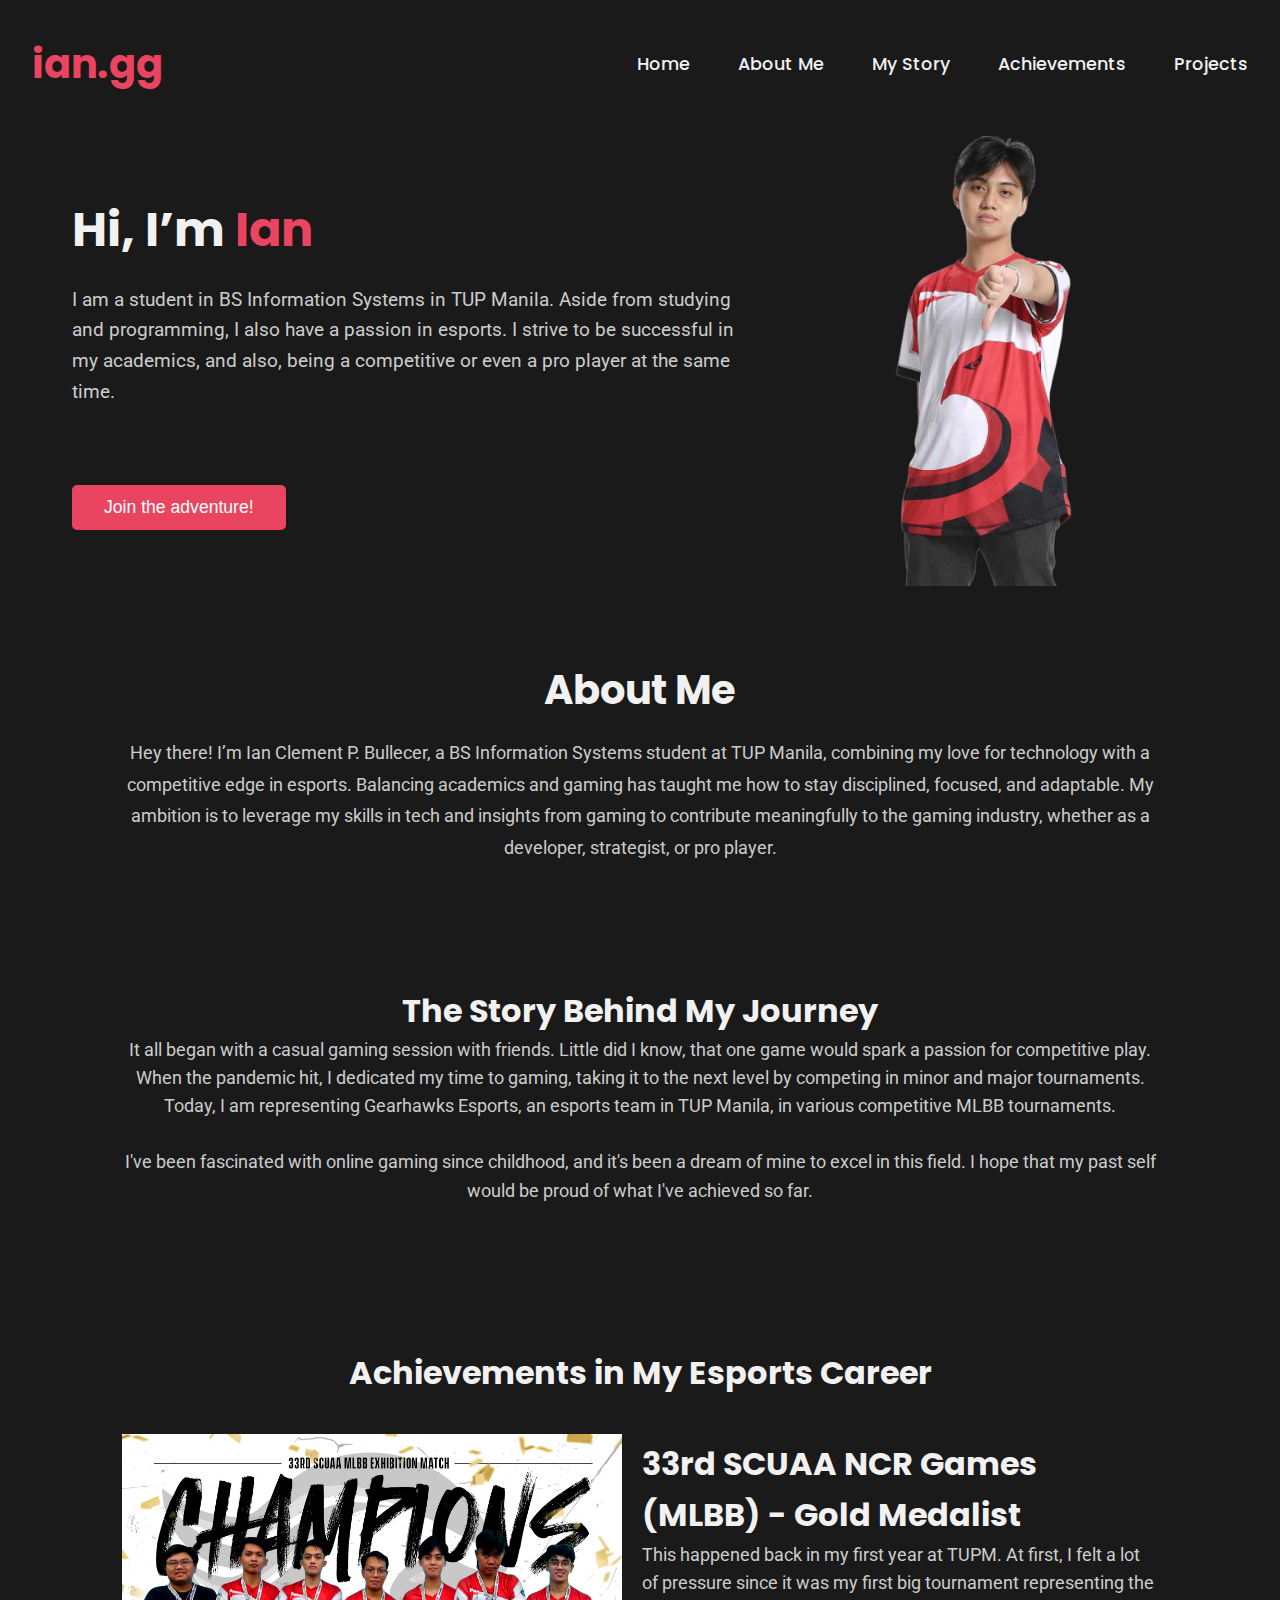
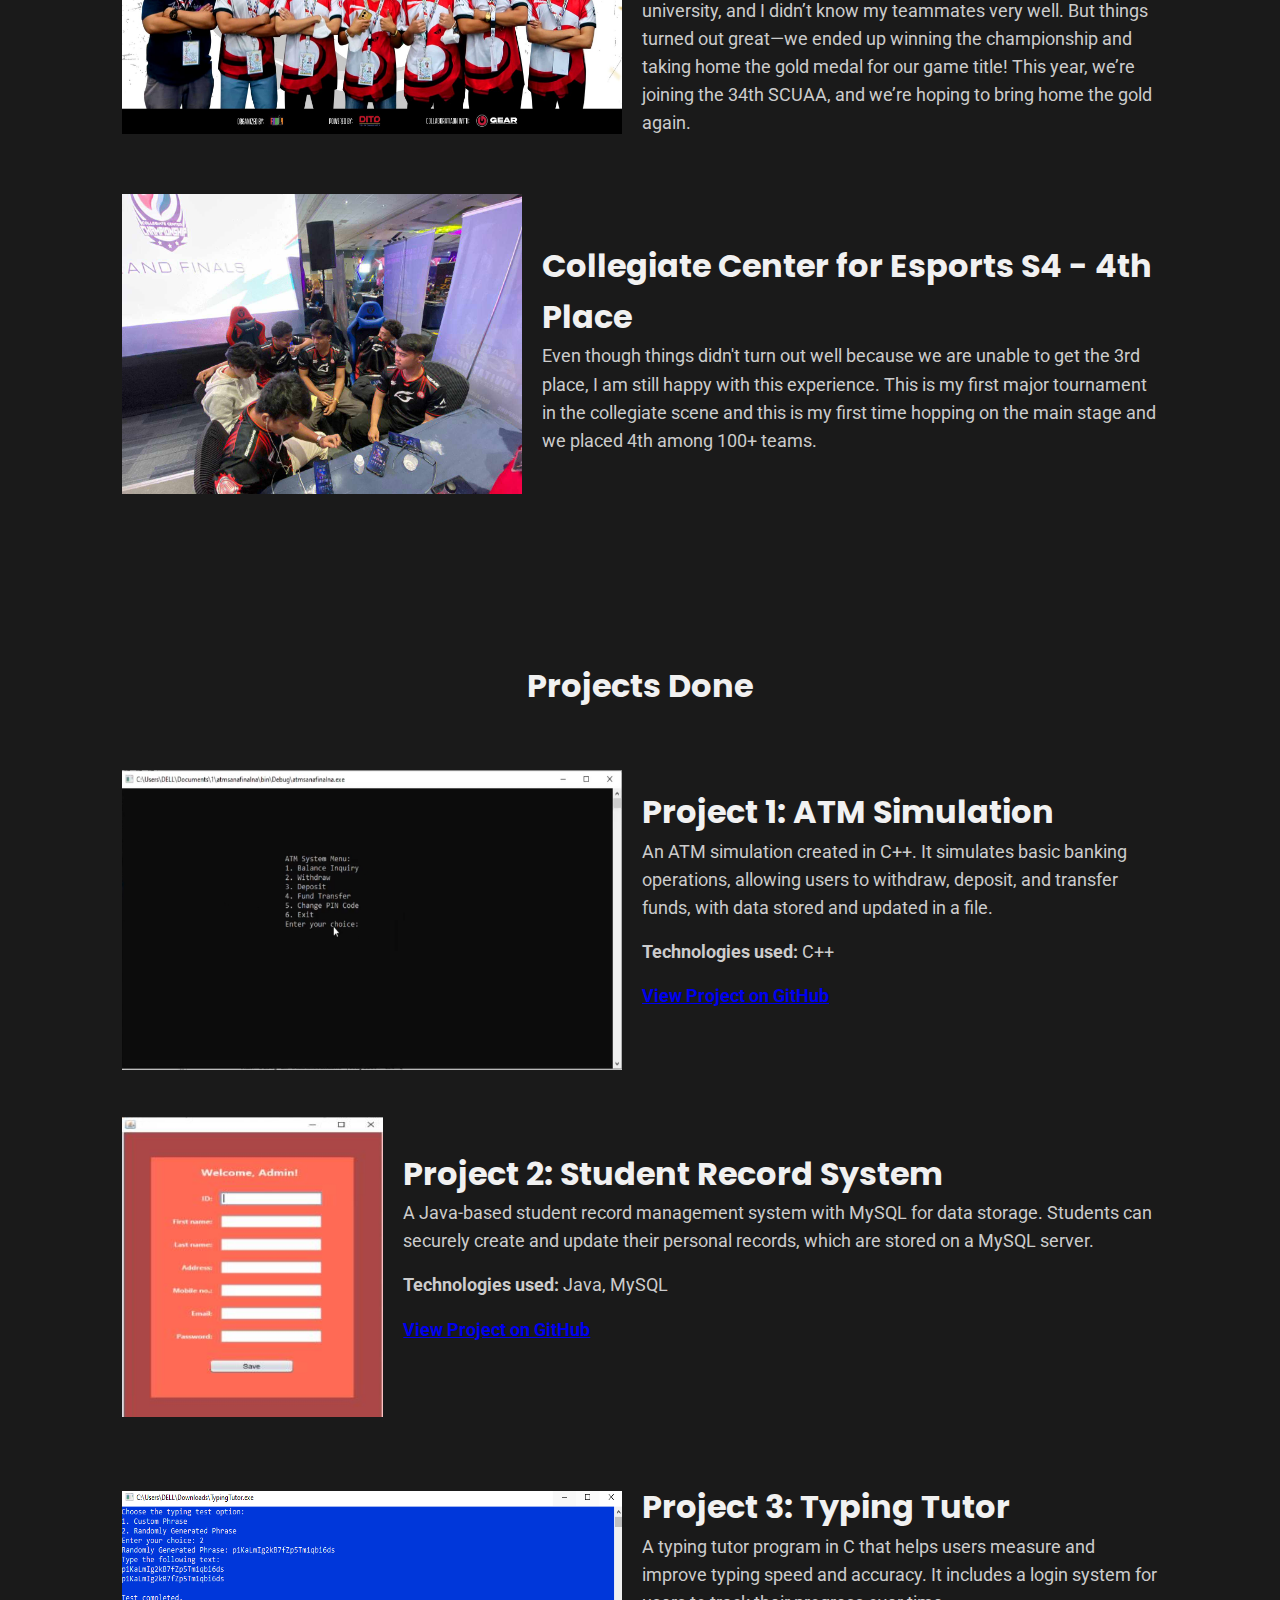
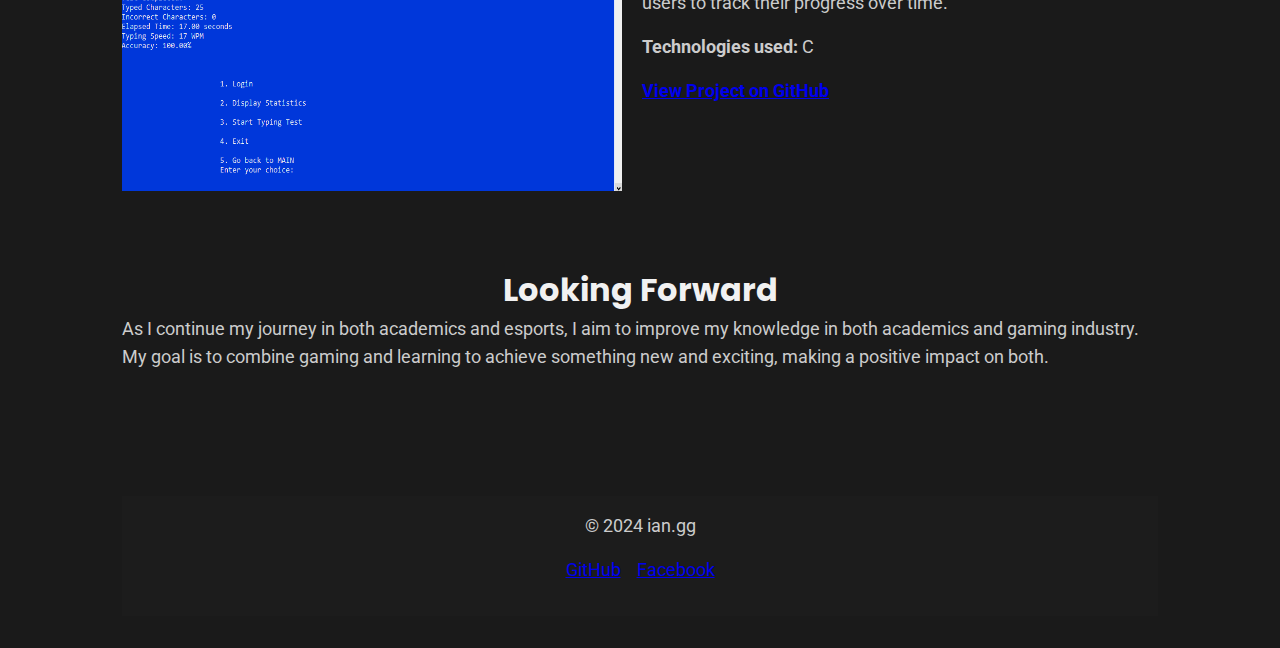
<file: index.html>
<!DOCTYPE html>
<html lang="en">
  <head>
    <meta charset="UTF-8" />
    <meta name="viewport" content="width=device-width, initial-scale=1.0" />
    <title>ian.gg - Ian's Personal Blog</title>
    <link
      href="https://fonts.googleapis.com/css2?family=Poppins:wght@500;700&family=Roboto:wght@400&display=swap"
      rel="stylesheet"
    />
    <link rel="stylesheet" href="style.css" />

  </head>
  <body>
    <header class="header">
      <h1>ian.gg</h1>
      <nav class="nav-links">
        <a href="#home">Home</a>
        <a href="#about-me">About Me</a>
        <a href="#blog-post">My Story</a>
        <a href="#achievements">Achievements</a>
        <a href="#projects">Projects</a>
      </nav>
    </header>

    <section id="home" class="home">
      <div class="home-content">
        <h2>Hi, I’m <span>Ian</span></h2>
        <p>
          I am a student in BS Information Systems in TUP Manila. Aside from
          studying and programming, I also have a passion in esports. I strive
          to be successful in my academics, and also, being a competitive or
          even a pro player at the same time.<br><br><br>
        </p>
        <button class="start-button" onclick="window.location.href='#about-me'">
          Join the adventure!
        </button>
      </div>
      <img src="ian1.png" alt="Ian Clement" />
    </section>

    <section id="about-me" class="about-me">
      <h2>About Me</h2>
      <p>
        Hey there! I’m Ian Clement P. Bullecer, a BS Information Systems student at 
        TUP Manila, combining my love for technology with a competitive edge in esports. 
        Balancing academics and gaming has taught me how to stay disciplined, focused, 
        and adaptable. My ambition is to leverage my skills in tech and insights from 
        gaming to contribute meaningfully to the gaming industry, whether as a developer, 
        strategist, or pro player.
      </p>
    </section>


    <section id="blog-post" class="blog-post">
      <h3 align="center">The Story Behind My Journey</h3>
      <p align="center">
        It all began with a casual gaming session with friends. Little did I
        know, that one game would spark a passion for competitive play. When the
        pandemic hit, I dedicated my time to gaming, taking it to the next level
        by competing in minor and major tournaments. Today, I am representing 
        Gearhawks Esports, an esports team in TUP Manila, in various competitive 
        MLBB tournaments.<br>
        
        <br>I've been fascinated with online gaming since
        childhood, and it's been a dream of mine to excel in this field. I hope
        that my past self would be proud of what I've achieved so far.
      </p><br><br><br><br>

      <section id="achievements" class="achievements"></section>
      <h3 align="center">Achievements in My Esports Career</h3>
      <p>
        <div style="display: flex; align-items: center; margin-bottom: 40px;">
          <img src="SCUAA.png" alt="SCUAA" width="500" height="300" style="margin-right: 20px;">
          <div>
            <h3>33rd SCUAA NCR Games (MLBB) - Gold Medalist</h3>
            <p>This happened back in my first year at TUPM. At first, I felt a lot of pressure 
              since it was my first big tournament representing the university, and I didn’t know 
              my teammates very well. But things turned out great—we ended up winning the championship 
              and taking home the gold medal for our game title! This year, we’re joining the 
              34th SCUAA, and we’re hoping to bring home the gold again.</p>
          </div>

        </div>
        <div style="display: flex; align-items: center; margin-bottom: 40px;">
          <img src="CCE.jpg" alt="CCE" width="500" height="300" style="margin-right: 20px;">
          <div>
            <h3>Collegiate Center for Esports S4 - 4th Place</h3>
            <p>Even though things didn't turn out well because we are unable to get the 3rd place,
            I am still happy with this experience. This is my first major tournament in the collegiate 
            scene and this is my first time hopping on the main stage and we placed 4th among 100+ teams. </p>
          </div>
        </div>
      </p><br><br><br><br>

      <section id="projects" class="projects"></section>
      <h3 align="center">Projects Done</h3><br><br>
      <div style="display: flex; align-items: center; margin-bottom: 40px;">
        <img src="ATMSimulation1.png" alt="ATM Simulation" width="500" height="300" style="margin-right: 20px;">
        <div>
          <h3>Project 1: ATM Simulation</h3>
          <p>An ATM simulation created in C++. It simulates basic banking operations, allowing users to withdraw, deposit, and transfer funds, with data stored and updated in a file.</p>
          <p><strong>Technologies used:</strong> C++</p>
          <p><a target="_blank" href="https://github.com/ia777n/Project1_ATMSimulation"><strong>View Project on GitHub</strong></a></p><br><br>
        </div>
      </div>
      
      <div style="display: flex; align-items: center; margin-bottom: 40px;">
        <img src="StudentRecordSystem.png" alt="Student Record System" width="500" height="300" style="margin-right: 20px;">
        <div>
          <h3>Project 2: Student Record System</h3>
          <p>A Java-based student record management system with MySQL for data storage. Students can securely create and update their personal records, which are stored on a MySQL server.</p>
          <p><strong>Technologies used:</strong> Java, MySQL</p>
          <p><a target="_blank" href="https://github.com/ia777n/Project2_StudentRecordSystem"><strong>View Project on GitHub</strong></a></p><br><br>
        </div>
      </div>
      
      <div style="display: flex; align-items: center; margin-bottom: 40px;">
        <img src="TypingTutor1.png" alt="Typing Tutor" width="500" height="300" style="margin-right: 20px;">
        <div>
          <h3>Project 3: Typing Tutor</h3>
          <p>A typing tutor program in C that helps users measure and improve typing speed and accuracy. It includes a login system for users to track their progress over time.</p>
          <p><strong>Technologies used:</strong> C</p>
          <p><a target="_blank" href="https://github.com/ia777n/Project3_TypingTutor"><strong>View Project on GitHub</strong></a></p><br><br><br><br>
        </div>
      </div>
      
      <h3 align="center">Looking Forward</h3>
      <p>
        As I continue my journey in both academics and esports, I aim to
        improve my knowledge in both academics and gaming industry. My goal 
        is to combine gaming and learning to achieve something new 
        and exciting, making a positive impact on both.
      </p><br><br><br>

      <footer>
        <p>&copy; 2024 ian.gg</p>
        <p>
          <a target="_blank" href="https://github.com/ia777n">GitHub</a>&nbsp;&nbsp;&nbsp;
          <a target="_blank" href="https://facebook.com/ia777n">Facebook</a>
      </p>
      </footer>
    </body>
</html>
</file>
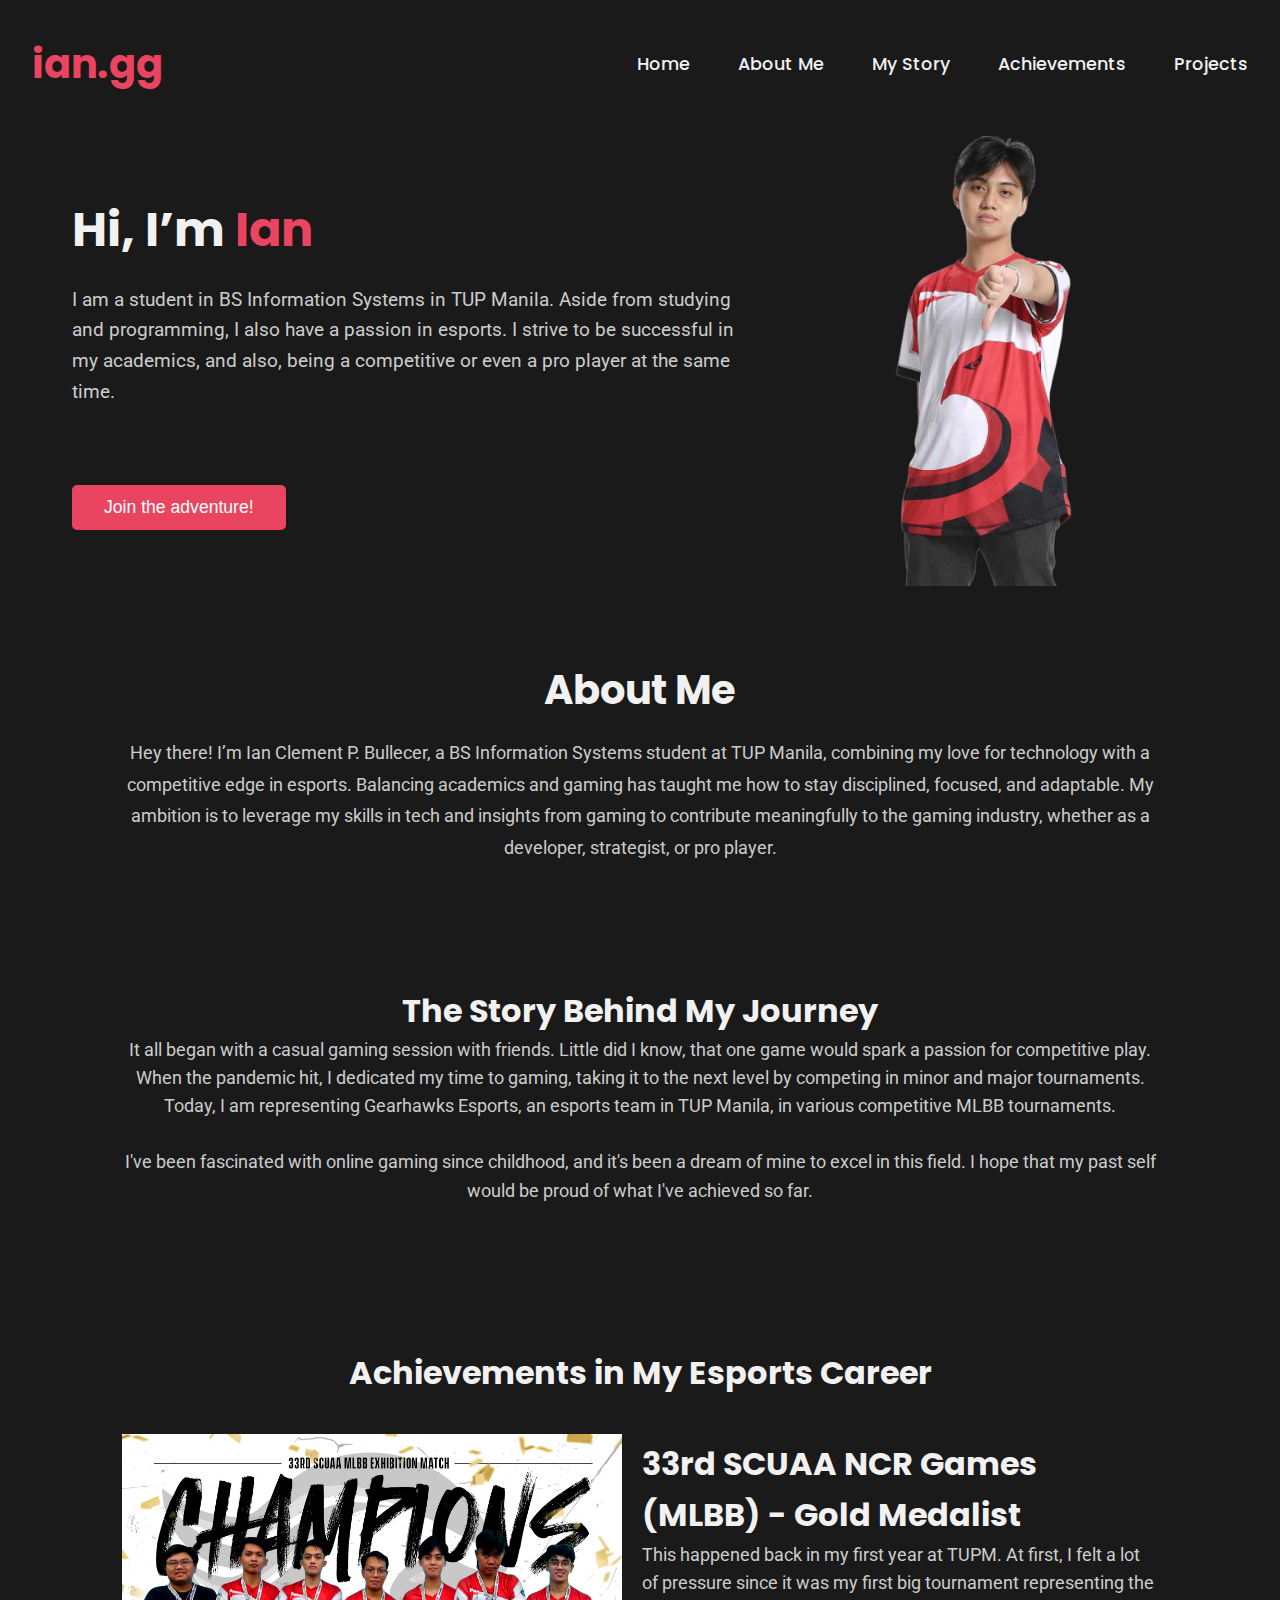
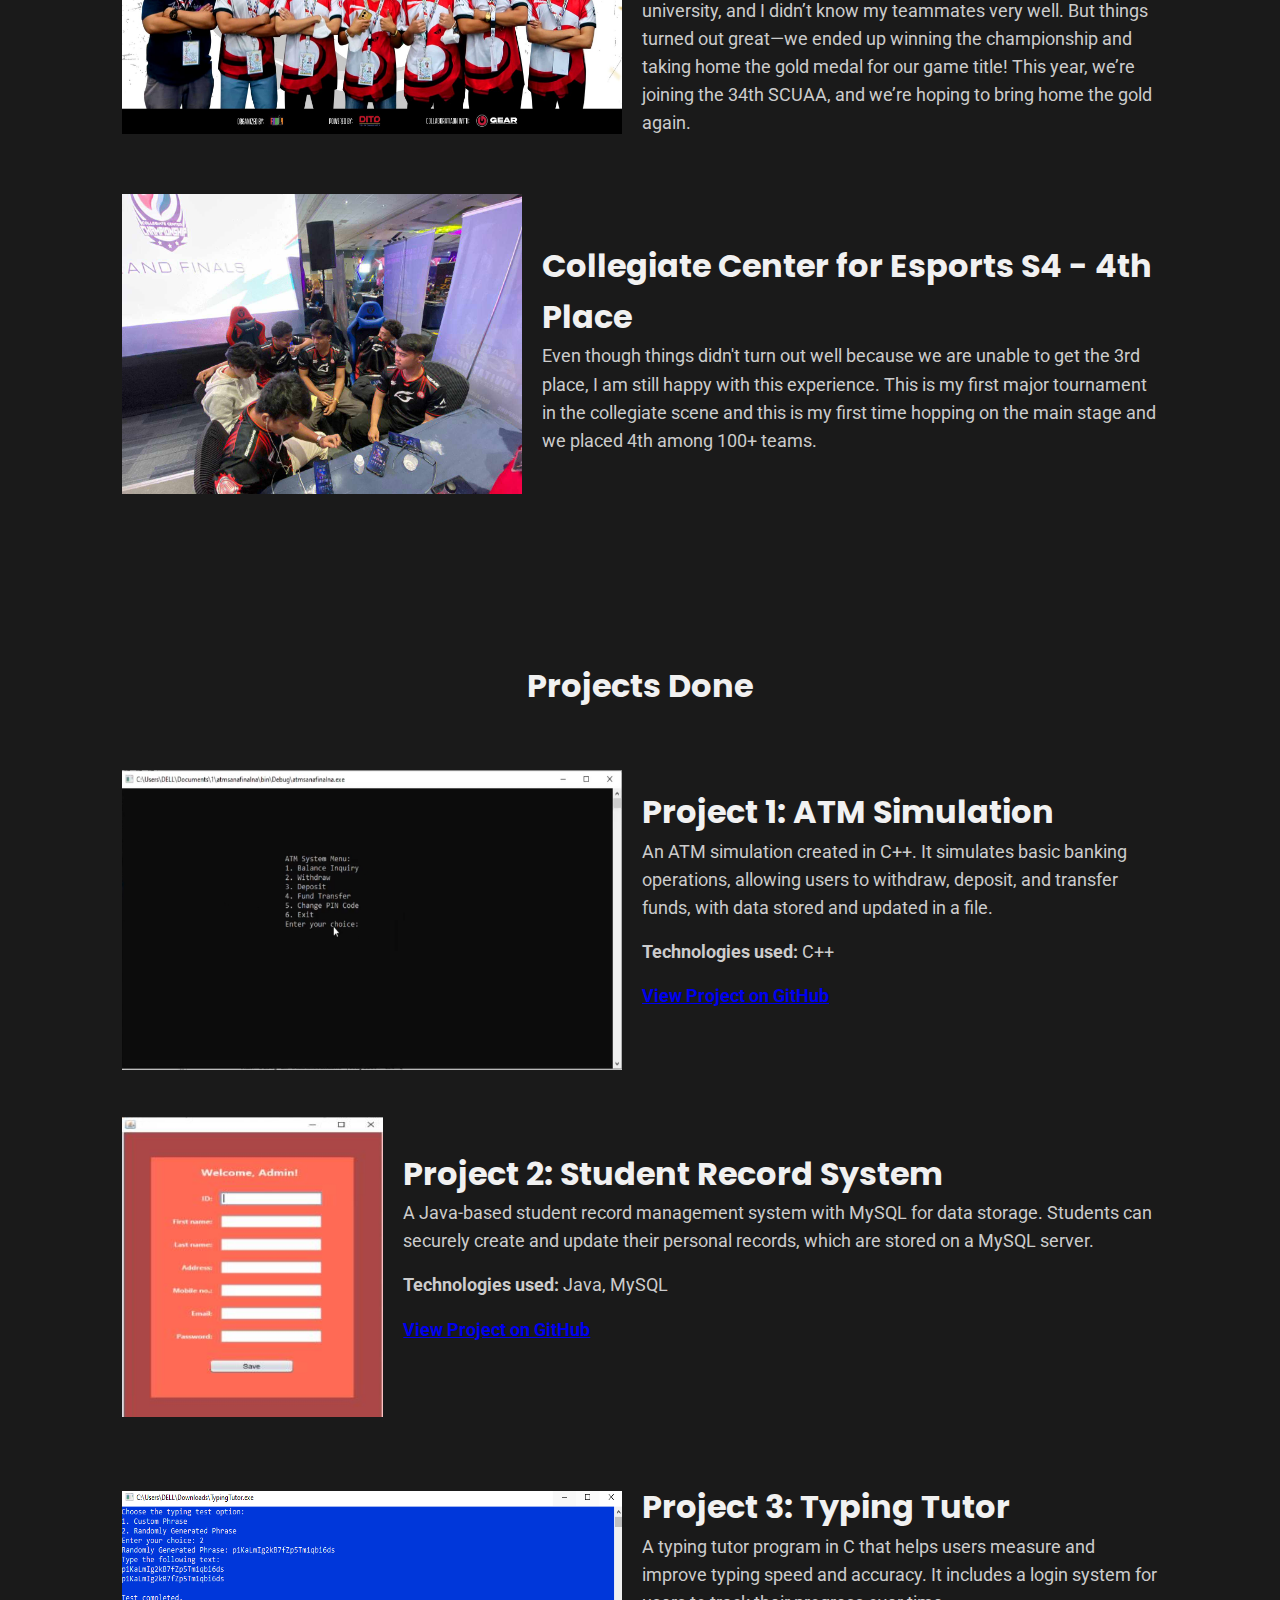
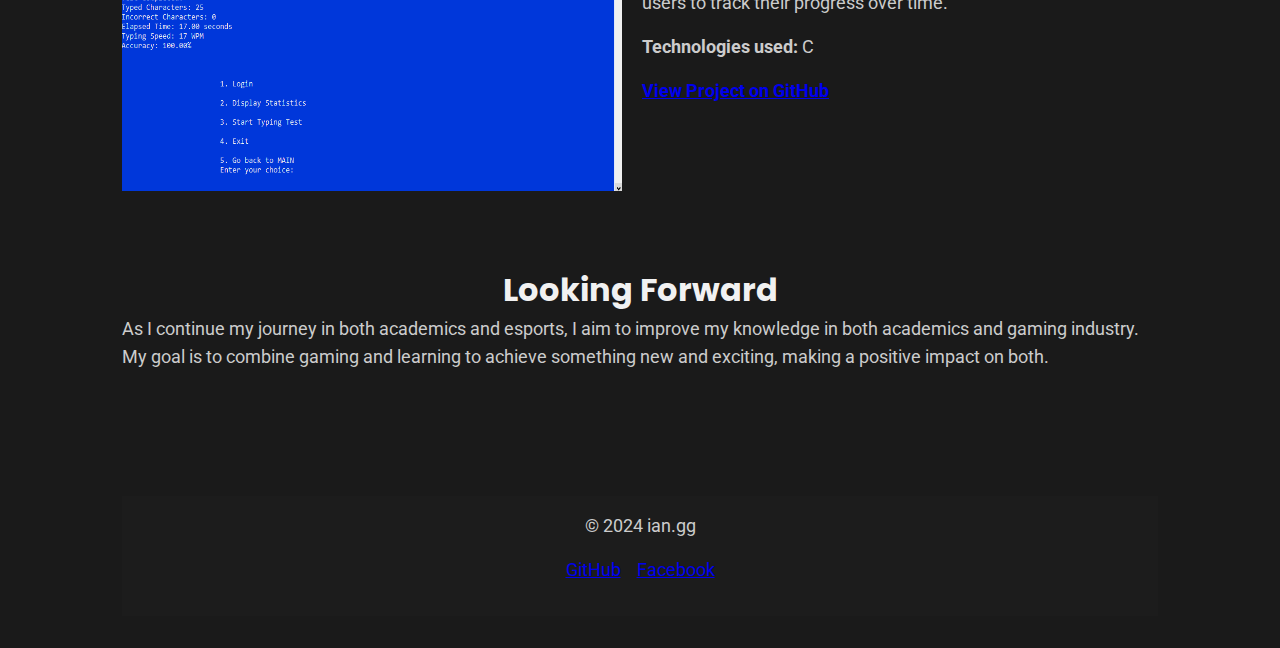
<file: Bullecer_LabAct3.html>
<!DOCTYPE html>
<html lang="en">
  <head>
    <meta charset="UTF-8" />
    <meta name="viewport" content="width=device-width, initial-scale=1.0" />
    <title>ian.gg - Ian's Personal Blog</title>
    <link
      href="https://fonts.googleapis.com/css2?family=Poppins:wght@500;700&family=Roboto:wght@400&display=swap"
      rel="stylesheet"
    />
    <link rel="stylesheet" href="style.css" />

  </head>
  <body>
    <header class="header">
      <h1>ian.gg</h1>
      <nav class="nav-links">
        <a href="#home">Home</a>
        <a href="#about-me">About Me</a>
        <a href="#blog-post">My Story</a>
        <a href="#achievements">Achievements</a>
        <a href="#projects">Projects</a>
      </nav>
    </header>

    <section id="home" class="home">
      <div class="home-content">
        <h2>Hi, I’m <span>Ian</span></h2>
        <p>
          I am a student in BS Information Systems in TUP Manila. Aside from
          studying and programming, I also have a passion in esports. I strive
          to be successful in my academics, and also, being a competitive or
          even a pro player at the same time.<br><br><br>
        </p>
        <button class="start-button" onclick="window.location.href='#about-me'">
          Join the adventure!
        </button>
      </div>
      <img src="Assets/ian1.png" alt="Ian Clement" />
    </section>

    <section id="about-me" class="about-me">
      <h2>About Me</h2>
      <p>
        Hey there! I’m Ian Clement P. Bullecer, a BS Information Systems student at 
        TUP Manila, combining my love for technology with a competitive edge in esports. 
        Balancing academics and gaming has taught me how to stay disciplined, focused, 
        and adaptable. My ambition is to leverage my skills in tech and insights from 
        gaming to contribute meaningfully to the gaming industry, whether as a developer, 
        strategist, or pro player.
      </p>
    </section>


    <section id="blog-post" class="blog-post">
      <h3 align="center">The Story Behind My Journey</h3>
      <p align="center">
        It all began with a casual gaming session with friends. Little did I
        know, that one game would spark a passion for competitive play. When the
        pandemic hit, I dedicated my time to gaming, taking it to the next level
        by competing in minor and major tournaments. Today, I am representing 
        Gearhawks Esports, an esports team in TUP Manila, in various competitive 
        MLBB tournaments.<br>
        
        <br>I've been fascinated with online gaming since
        childhood, and it's been a dream of mine to excel in this field. I hope
        that my past self would be proud of what I've achieved so far.
      </p><br><br><br><br>

      <section id="achievements" class="achievements"></section>
      <h3 align="center">Achievements in My Esports Career</h3>
      <p>
        <div style="display: flex; align-items: center; margin-bottom: 40px;">
          <img src="Assets/SCUAA.png" alt="SCUAA" width="500" height="300" style="margin-right: 20px;">
          <div>
            <h3>33rd SCUAA NCR Games (MLBB) - Gold Medalist</h3>
            <p>This happened back in my first year at TUPM. At first, I felt a lot of pressure 
              since it was my first big tournament representing the university, and I didn’t know 
              my teammates very well. But things turned out great—we ended up winning the championship 
              and taking home the gold medal for our game title! This year, we’re joining the 
              34th SCUAA, and we’re hoping to bring home the gold again.</p>
          </div>

        </div>
        <div style="display: flex; align-items: center; margin-bottom: 40px;">
          <img src="Assets/CCE.jpg" alt="CCE" width="500" height="300" style="margin-right: 20px;">
          <div>
            <h3>Collegiate Center for Esports S4 - 4th Place</h3>
            <p>Even though things didn't turn out well because we are unable to get the 3rd place,
            I am still happy with this experience. This is my first major tournament in the collegiate 
            scene and this is my first time hopping on the main stage and we placed 4th among 100+ teams. </p>
          </div>
        </div>
      </p><br><br><br><br>

      <section id="projects" class="projects"></section>
      <h3 align="center">Projects Done</h3><br><br>
      <div style="display: flex; align-items: center; margin-bottom: 40px;">
        <img src="Assets/ATMSimulation1.png" alt="ATM Simulation" width="500" height="300" style="margin-right: 20px;">
        <div>
          <h3>Project 1: ATM Simulation</h3>
          <p>An ATM simulation created in C++. It simulates basic banking operations, allowing users to withdraw, deposit, and transfer funds, with data stored and updated in a file.</p>
          <p><strong>Technologies used:</strong> C++</p>
          <p><a target="_blank" href="https://github.com/ia777n/Project1_ATMSimulation"><strong>View Project on GitHub</strong></a></p><br><br>
        </div>
      </div>
      
      <div style="display: flex; align-items: center; margin-bottom: 40px;">
        <img src="Assets/StudentRecordSystem.png" alt="Student Record System" width="500" height="300" style="margin-right: 20px;">
        <div>
          <h3>Project 2: Student Record System</h3>
          <p>A Java-based student record management system with MySQL for data storage. Students can securely create and update their personal records, which are stored on a MySQL server.</p>
          <p><strong>Technologies used:</strong> Java, MySQL</p>
          <p><a target="_blank" href="https://github.com/ia777n/Project2_StudentRecordSystem"><strong>View Project on GitHub</strong></a></p><br><br>
        </div>
      </div>
      
      <div style="display: flex; align-items: center; margin-bottom: 40px;">
        <img src="Assets/TypingTutor1.png" alt="Typing Tutor" width="500" height="300" style="margin-right: 20px;">
        <div>
          <h3>Project 3: Typing Tutor</h3>
          <p>A typing tutor program in C that helps users measure and improve typing speed and accuracy. It includes a login system for users to track their progress over time.</p>
          <p><strong>Technologies used:</strong> C</p>
          <p><a target="_blank" href="https://github.com/ia777n/Project3_TypingTutor"><strong>View Project on GitHub</strong></a></p><br><br><br><br>
        </div>
      </div>
      
      <h3 align="center">Looking Forward</h3>
      <p>
        As I continue my journey in both academics and esports, I aim to
        improve my knowledge in both academics and gaming industry. My goal 
        is to combine gaming and learning to achieve something new 
        and exciting, making a positive impact on both.
      </p><br><br><br>

      <footer>
        <p>&copy; 2024 ian.gg</p>
        <p>
          <a target="_blank" href="https://github.com/ia777n">GitHub</a>&nbsp;&nbsp;&nbsp;
          <a target="_blank" href="https://facebook.com/ia777n">Facebook</a>
      </p>
      </footer>
    </body>
</html>
</file>
<file: style.css>
/* Global Styles */
* {
  margin: 0;
  padding: 0;
  box-sizing: border-box;
  scroll-behavior: smooth;
}

body {
  font-family: "Roboto", sans-serif;
  color: #f1f1f1;
  background-color: rgb(26, 26, 26);
  line-height: 1.6;
}

/* Header Styles */
.header {
  display: flex;
  justify-content: space-between;
  align-items: center;
  padding: 2rem;
}

.header h1 {
  font-family: "Poppins", sans-serif;
  font-size: 2.5rem;
  color: #e94560;
}

.nav-links {
  display: flex;
  gap: 3rem;
}

.nav-links a {
  color: #f1f1f1;
  font-family: "Poppins", sans-serif;
  text-decoration: none;
  font-size: 1.1rem;
  font-weight: 500;
  transition: color 0.3s;
}

.nav-links a:hover {
  color: #e94560;
}

/* Home Section Styles */
.home {
  display: flex;
  justify-content: space-between;
  align-items: center;
  padding: 0.5rem 2rem;
  max-width: 1200px;
  margin: auto;
}

.home-content {
  flex: 1;
}

.home-content h2 {
  font-family: "Poppins", sans-serif;
  font-size: 3rem;
  margin-bottom: 1rem;
  color: #f1f1f1;
}

.home-content h2 span {
  color: #e94560;
}

.home-content p {
  font-size: 1.2rem;
  color: #cccccc;
  margin-bottom: 1rem;
}

.home img {
  width: 450px;
}

.start-button {
  padding: 0.75rem 2rem;
  font-size: 1.1rem;
  color: #fff;
  background-color: #e94560;
  border: none;
  border-radius: 5px;
  cursor: pointer;
  transition: background-color 0.3s ease;
}

.start-button:hover {
  background-color: #c63e52;
}

/* About Me Section */
.about-me {
  padding: 4rem 2rem;
  max-width: 1100px;
  margin: auto;
  text-align: center;
}

.about-me h2 {
  font-family: "Poppins", sans-serif;
  font-size: 2.5rem;
  color: #f1f1f1;
  margin-bottom: 1rem;
}

.about-me p {
  font-size: 1.1rem;
  color: #cccccc;
  line-height: 1.8;
}

/* Blog Post Section */
.blog-post {
  max-width: 1100px;
  margin: auto;
  padding: 2rem;
}

.blog-post h3 {
  font-family: "Poppins", sans-serif;
  font-size: 2rem;
  color: #f1f1f1;
  margin-top: 1.5rem;
}

.blog-post p {
  color: #cccccc;
  margin-bottom: 1rem;
  font-size: 1.1rem;
}

/* Footer */
footer {
  text-align: center;
  padding: 1rem;
  background-color: #1c1c1c;
  color: #fff;
  font-size: 0.9rem;
  margin-top: 2rem;
}
</file>
